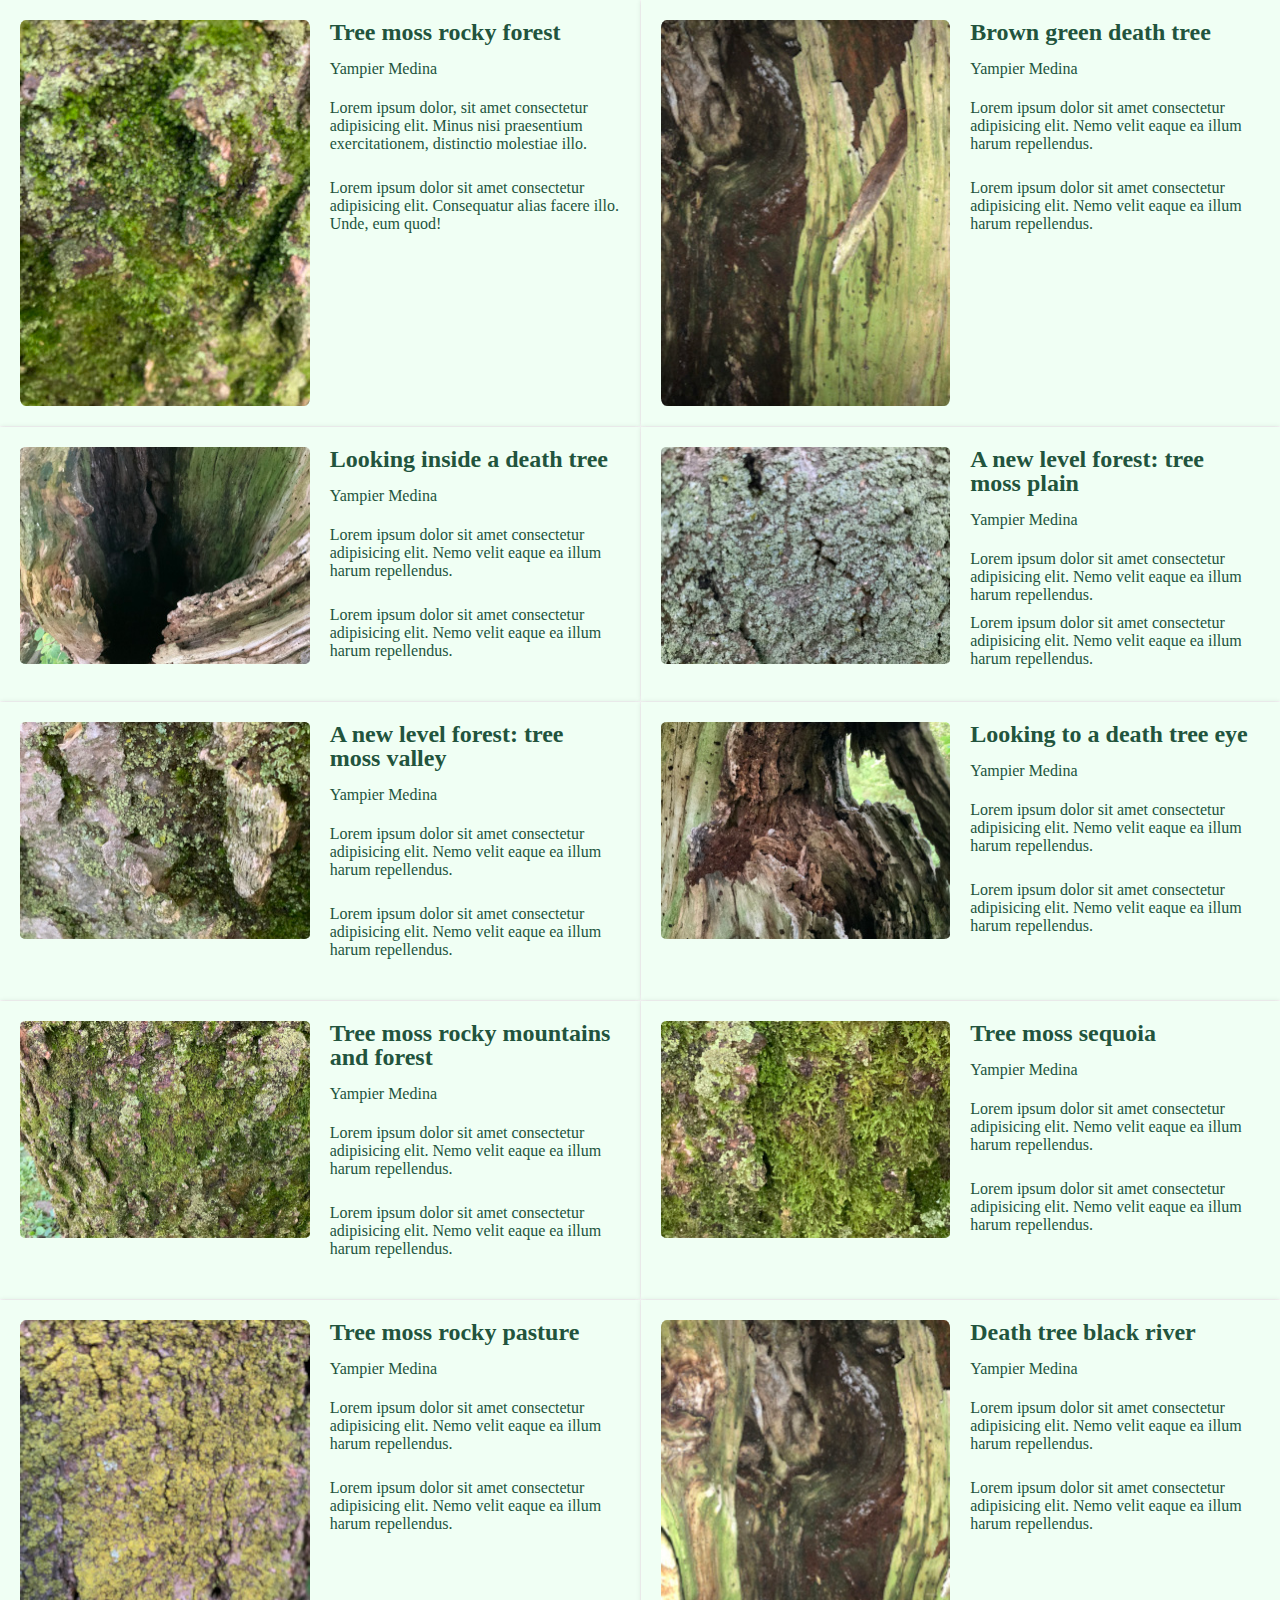
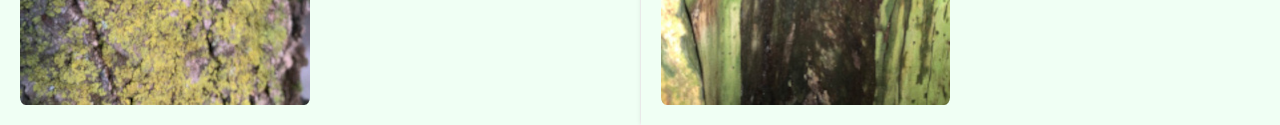
<file: index.html>
<!DOCTYPE html>
<html lang="en">
  <head>
    <meta charset="UTF-8" />
    <meta name="viewport" content="width=device-width, initial-scale=1.0" />
    <meta
      name="description"
      content="An image album showcasing the use of CSS Grid"
    />
    <title>Nature at your feet</title>
    <link rel="stylesheet" href="album.css" />
  </head>
  <body>
    <div class="albums">
      <div class="album">
        <img
          src="img/C6786A0C-1112-4B9A-8C1D-0B61BEE30A64_290.jpeg"
          alt="Tree moss rocky forest"
          class="album__artwork"
        />
        <div class="album__details">
          <h2>Tree moss rocky forest</h2>
          <p class="album__artist">Yampier Medina</p>
          <p class="album__desc">
            Lorem ipsum dolor, sit amet consectetur adipisicing elit. Minus nisi
            praesentium exercitationem, distinctio molestiae illo.
          </p>
          <p class="album__desc">
            Lorem ipsum dolor sit amet consectetur adipisicing elit. Consequatur
            alias facere illo. Unde, eum quod!
          </p>
        </div>
      </div>
      <div class="album">
        <img
          src="img/0807EAD9-FCDD-4847-A228-EC4176952347_290.jpeg"
          alt="brown green death tree"
          class="album__artwork"
        />
        <div class="album__details">
          <h2>Brown green death tree</h2>
          <p class="album__artist">Yampier Medina</p>
          <p class="album__desc">
            Lorem ipsum dolor sit amet consectetur adipisicing elit. Nemo velit
            eaque ea illum harum repellendus.
          </p>
          <p class="album__desc">
            Lorem ipsum dolor sit amet consectetur adipisicing elit. Nemo velit
            eaque ea illum harum repellendus.
          </p>
        </div>
      </div>
      <div class="album">
        <img
          src="img/1B5989C8-B98D-49FA-BCDE-0AD667BC92EF_290.jpeg"
          alt="looking inside a death tree"
          class="album__artwork"
        />
        <div class="album__details">
          <h2>Looking inside a death tree</h2>
          <p class="album__artist">Yampier Medina</p>
          <p class="album__desc">
            Lorem ipsum dolor sit amet consectetur adipisicing elit. Nemo velit
            eaque ea illum harum repellendus.
          </p>
          <p class="album__desc">
            Lorem ipsum dolor sit amet consectetur adipisicing elit. Nemo velit
            eaque ea illum harum repellendus.
          </p>
        </div>
      </div>
      <div class="album">
        <img
          src="img/21B2A6C9-8150-4ACE-88CE-1FDEF8BF5F80_290.jpeg"
          alt="tree moss marvel"
          class="album__artwork"
        />
        <div class="album__details">
          <h2>A new level forest: tree moss plain</h2>
          <p class="album__artist">Yampier Medina</p>
          <div class="album__desc">
            Lorem ipsum dolor sit amet consectetur adipisicing elit. Nemo velit
            eaque ea illum harum repellendus.
          </div>
          <div class="album__desc">
            Lorem ipsum dolor sit amet consectetur adipisicing elit. Nemo velit
            eaque ea illum harum repellendus.
          </div>
        </div>
      </div>
      <div class="album">
        <img
          src="img/2774282D-5658-46A7-82D8-56093C378A4B_290.jpeg"
          alt="A new level forest: tree moss valley"
          class="album__artwork"
        />
        <div class="album__details">
          <h2>A new level forest: tree moss valley</h2>
          <p class="album__artist">Yampier Medina</p>
          <p class="album__desc">
            Lorem ipsum dolor sit amet consectetur adipisicing elit. Nemo velit
            eaque ea illum harum repellendus.
          </p>
          <p class="album__desc">
            Lorem ipsum dolor sit amet consectetur adipisicing elit. Nemo velit
            eaque ea illum harum repellendus.
          </p>
        </div>
      </div>
      <div class="album">
        <img
          src="img/4184251F-C14C-472F-AAC5-F39C877C1702_290.jpeg"
          alt="looking to a death tree eye"
          class="album__artwork"
        />
        <div class="album__details">
          <h2>Looking to a death tree eye</h2>
          <p class="album__artist">Yampier Medina</p>
          <p class="album__desc">
            Lorem ipsum dolor sit amet consectetur adipisicing elit. Nemo velit
            eaque ea illum harum repellendus.
          </p>
          <p class="album__desc">
            Lorem ipsum dolor sit amet consectetur adipisicing elit. Nemo velit
            eaque ea illum harum repellendus.
          </p>
        </div>
      </div>
      <div class="album">
        <img
          src="img/5050BF3C-6361-49A7-80C5-A227D5B285ED_290.jpeg"
          alt="tree moss rocky mountains and forest"
          class="album__artwork"
        />
        <div class="album__details">
          <h2>Tree moss rocky mountains and forest</h2>
          <p class="album__artist">Yampier Medina</p>
          <p class="album__desc">
            Lorem ipsum dolor sit amet consectetur adipisicing elit. Nemo velit
            eaque ea illum harum repellendus.
          </p>
          <p class="album__desc">
            Lorem ipsum dolor sit amet consectetur adipisicing elit. Nemo velit
            eaque ea illum harum repellendus.
          </p>
        </div>
      </div>
      <div class="album">
        <img
          src="img/59E2ECE3-CAB8-4967-A1EC-2DCDCD7A855D_290.jpeg"
          alt="Tree moss sequoia"
          class="album__artwork"
        />
        <div class="album__details">
          <h2>Tree moss sequoia</h2>
          <p class="album__artist">Yampier Medina</p>
          <p class="album__desc">
            Lorem ipsum dolor sit amet consectetur adipisicing elit. Nemo velit
            eaque ea illum harum repellendus.
          </p>
          <p class="album__desc">
            Lorem ipsum dolor sit amet consectetur adipisicing elit. Nemo velit
            eaque ea illum harum repellendus.
          </p>
        </div>
      </div>
      <div class="album">
        <img
          src="img/B3924ACA-617D-451E-BC48-BF3FBA1A900C_290.jpeg"
          alt="Tree moss rocky pasture"
          class="album__artwork"
        />
        <div class="album__details">
          <h2>Tree moss rocky pasture</h2>
          <p class="album__artist">Yampier Medina</p>
          <p class="album__desc">
            Lorem ipsum dolor sit amet consectetur adipisicing elit. Nemo velit
            eaque ea illum harum repellendus.
          </p>
          <p class="album__desc">
            Lorem ipsum dolor sit amet consectetur adipisicing elit. Nemo velit
            eaque ea illum harum repellendus.
          </p>
        </div>
      </div>
      <div class="album">
        <img
          src="img/BC76F437-3057-495D-8F4B-FE4B2B563A00_290.jpeg"
          alt="Death tree black river"
          class="album__artwork"
        />
        <div class="album__details">
          <h2>Death tree black river</h2>
          <p class="album__artist">Yampier Medina</p>
          <p class="album__desc">
            Lorem ipsum dolor sit amet consectetur adipisicing elit. Nemo velit
            eaque ea illum harum repellendus.
          </p>
          <p class="album__desc">
            Lorem ipsum dolor sit amet consectetur adipisicing elit. Nemo velit
            eaque ea illum harum repellendus.
          </p>
        </div>
      </div>
    </div>
  </body>
</html>
</file>
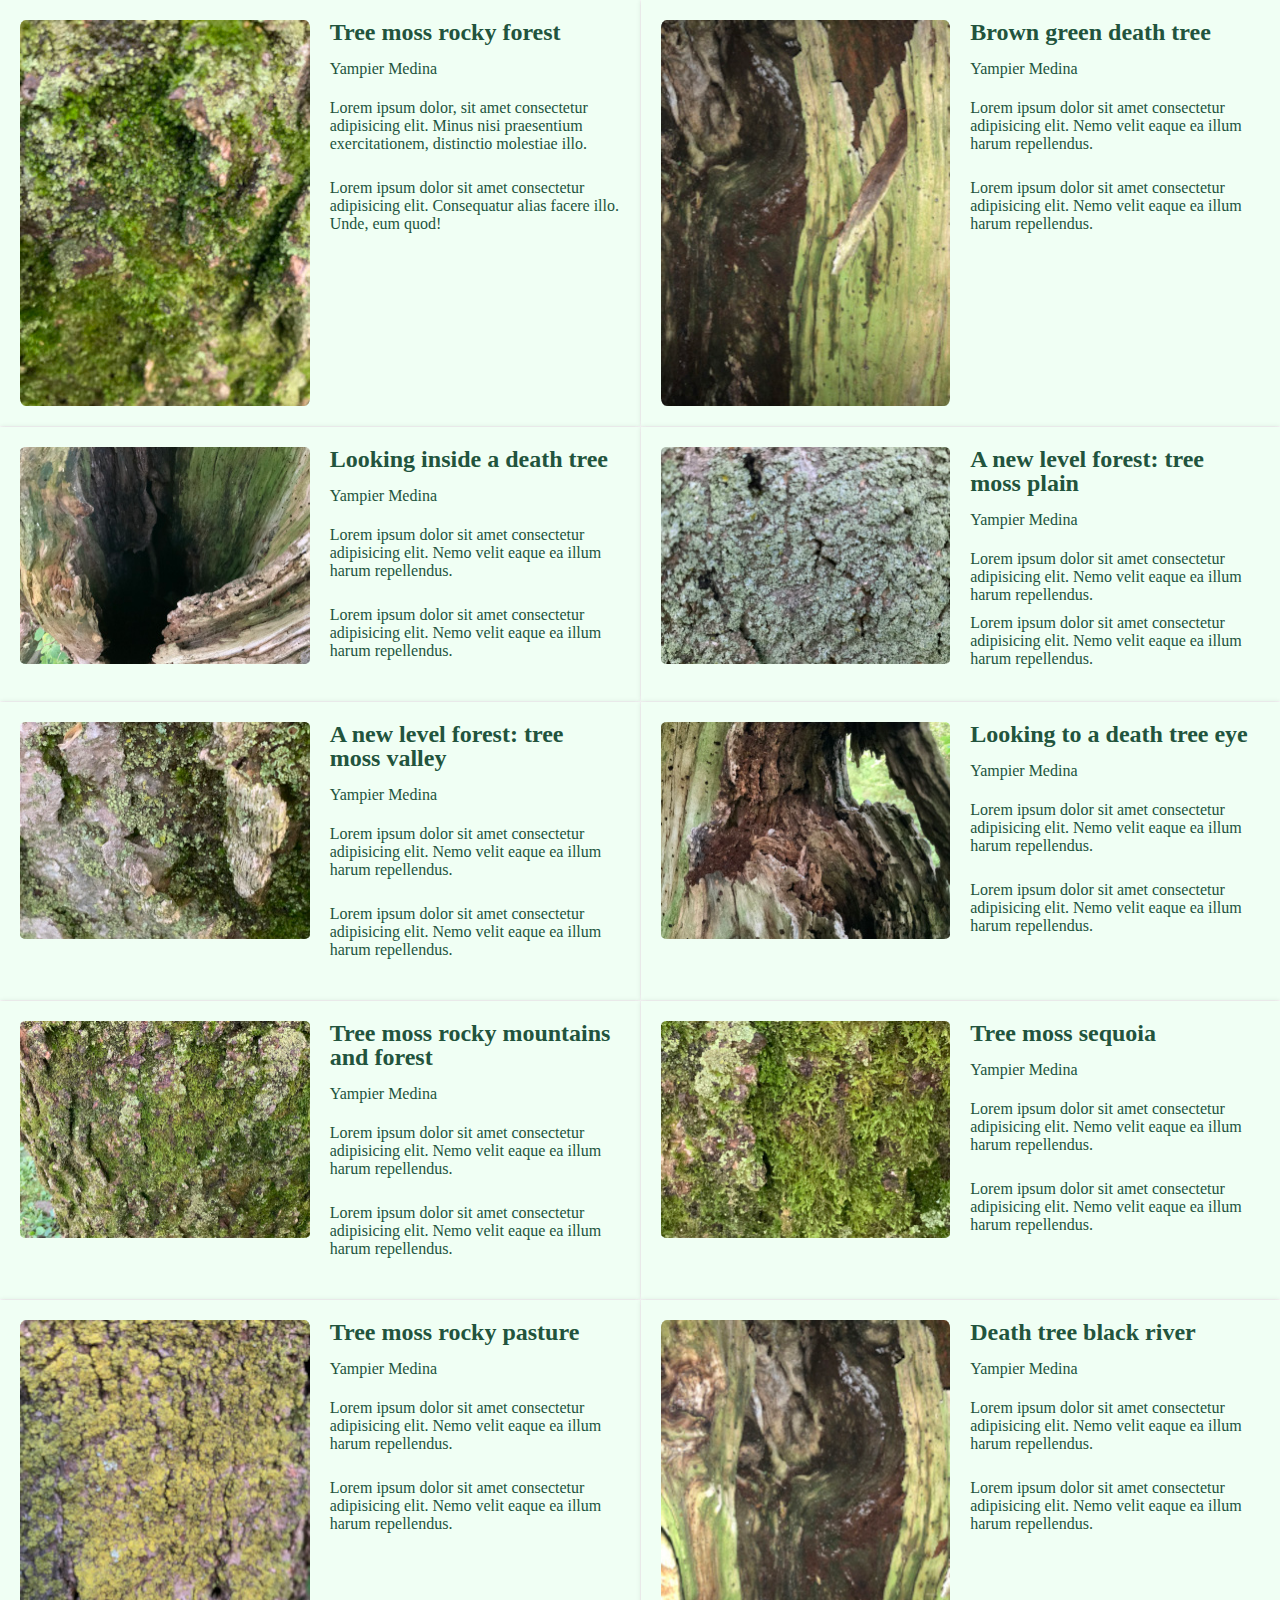
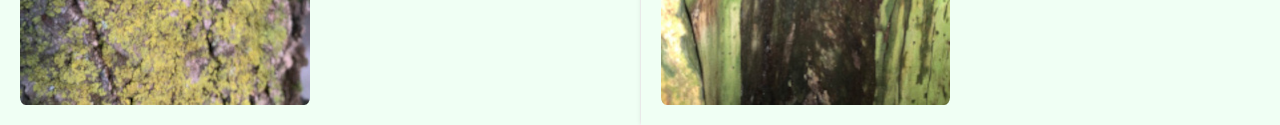
<file: album.html>
<!DOCTYPE html>
<html lang="en">
  <head>
    <meta charset="UTF-8" />
    <meta name="viewport" content="width=device-width, initial-scale=1.0" />
    <meta
      name="description"
      content="An image galery showcasing the use of CSS Grid"
    />
    <title>Natute at your feet</title>
    <link rel="stylesheet" href="album.css" />
  </head>
  <body>
    <div class="albums">
      <div class="album">
        <img
          src="img/C6786A0C-1112-4B9A-8C1D-0B61BEE30A64_290.jpeg"
          alt="Tree moss rocky forest"
          class="album__artwork"
        />
        <div class="album__details">
          <h2>Tree moss rocky forest</h2>
          <p class="album__artist">Yampier Medina</p>
          <p class="album__desc">
            Lorem ipsum dolor, sit amet consectetur adipisicing elit. Minus nisi
            praesentium exercitationem, distinctio molestiae illo.
          </p>
          <p class="album__desc">
            Lorem ipsum dolor sit amet consectetur adipisicing elit. Consequatur
            alias facere illo. Unde, eum quod!
          </p>
        </div>
      </div>
      <div class="album">
        <img
          src="img/0807EAD9-FCDD-4847-A228-EC4176952347_290.jpeg"
          alt="brown green death tree"
          class="album__artwork"
        />
        <div class="album__details">
          <h2>Brown green death tree</h2>
          <p class="album__artist">Yampier Medina</p>
          <p class="album__desc">
            Lorem ipsum dolor sit amet consectetur adipisicing elit. Nemo velit
            eaque ea illum harum repellendus.
          </p>
          <p class="album__desc">
            Lorem ipsum dolor sit amet consectetur adipisicing elit. Nemo velit
            eaque ea illum harum repellendus.
          </p>
        </div>
      </div>
      <div class="album">
        <img
          src="img/1B5989C8-B98D-49FA-BCDE-0AD667BC92EF_290.jpeg"
          alt="looking inside a death tree"
          class="album__artwork"
        />
        <div class="album__details">
          <h2>Looking inside a death tree</h2>
          <p class="album__artist">Yampier Medina</p>
          <p class="album__desc">
            Lorem ipsum dolor sit amet consectetur adipisicing elit. Nemo velit
            eaque ea illum harum repellendus.
          </p>
          <p class="album__desc">
            Lorem ipsum dolor sit amet consectetur adipisicing elit. Nemo velit
            eaque ea illum harum repellendus.
          </p>
        </div>
      </div>
      <div class="album">
        <img
          src="img/21B2A6C9-8150-4ACE-88CE-1FDEF8BF5F80_290.jpeg"
          alt="tree moss marvel"
          class="album__artwork"
        />
        <div class="album__details">
          <h2>A new level forest: tree moss plain</h2>
          <p class="album__artist">Yampier Medina</p>
          <div class="album__desc">
            Lorem ipsum dolor sit amet consectetur adipisicing elit. Nemo velit
            eaque ea illum harum repellendus.
          </div>
          <div class="album__desc">
            Lorem ipsum dolor sit amet consectetur adipisicing elit. Nemo velit
            eaque ea illum harum repellendus.
          </div>
        </div>
      </div>
      <div class="album">
        <img
          src="img/2774282D-5658-46A7-82D8-56093C378A4B_290.jpeg"
          alt="A new level forest: tree moss valley"
          class="album__artwork"
        />
        <div class="album__details">
          <h2>A new level forest: tree moss valley</h2>
          <p class="album__artist">Yampier Medina</p>
          <p class="album__desc">
            Lorem ipsum dolor sit amet consectetur adipisicing elit. Nemo velit
            eaque ea illum harum repellendus.
          </p>
          <p class="album__desc">
            Lorem ipsum dolor sit amet consectetur adipisicing elit. Nemo velit
            eaque ea illum harum repellendus.
          </p>
        </div>
      </div>
      <div class="album">
        <img
          src="img/4184251F-C14C-472F-AAC5-F39C877C1702_290.jpeg"
          alt="looking to a death tree eye"
          class="album__artwork"
        />
        <div class="album__details">
          <h2>Looking to a death tree eye</h2>
          <p class="album__artist">Yampier Medina</p>
          <p class="album__desc">
            Lorem ipsum dolor sit amet consectetur adipisicing elit. Nemo velit
            eaque ea illum harum repellendus.
          </p>
          <p class="album__desc">
            Lorem ipsum dolor sit amet consectetur adipisicing elit. Nemo velit
            eaque ea illum harum repellendus.
          </p>
        </div>
      </div>
      <div class="album">
        <img
          src="img/5050BF3C-6361-49A7-80C5-A227D5B285ED_290.jpeg"
          alt="tree moss rocky mountains and forest"
          class="album__artwork"
        />
        <div class="album__details">
          <h2>Tree moss rocky mountains and forest</h2>
          <p class="album__artist">Yampier Medina</p>
          <p class="album__desc">
            Lorem ipsum dolor sit amet consectetur adipisicing elit. Nemo velit
            eaque ea illum harum repellendus.
          </p>
          <p class="album__desc">
            Lorem ipsum dolor sit amet consectetur adipisicing elit. Nemo velit
            eaque ea illum harum repellendus.
          </p>
        </div>
      </div>
      <div class="album">
        <img
          src="img/59E2ECE3-CAB8-4967-A1EC-2DCDCD7A855D_290.jpeg"
          alt="Tree moss sequoia"
          class="album__artwork"
        />
        <div class="album__details">
          <h2>Tree moss sequoia</h2>
          <p class="album__artist">Yampier Medina</p>
          <p class="album__desc">
            Lorem ipsum dolor sit amet consectetur adipisicing elit. Nemo velit
            eaque ea illum harum repellendus.
          </p>
          <p class="album__desc">
            Lorem ipsum dolor sit amet consectetur adipisicing elit. Nemo velit
            eaque ea illum harum repellendus.
          </p>
        </div>
      </div>
      <div class="album">
        <img
          src="img/B3924ACA-617D-451E-BC48-BF3FBA1A900C_290.jpeg"
          alt="Tree moss rocky pasture"
          class="album__artwork"
        />
        <div class="album__details">
          <h2>Tree moss rocky pasture</h2>
          <p class="album__artist">Yampier Medina</p>
          <p class="album__desc">
            Lorem ipsum dolor sit amet consectetur adipisicing elit. Nemo velit
            eaque ea illum harum repellendus.
          </p>
          <p class="album__desc">
            Lorem ipsum dolor sit amet consectetur adipisicing elit. Nemo velit
            eaque ea illum harum repellendus.
          </p>
        </div>
      </div>
      <div class="album">
        <img
          src="img/BC76F437-3057-495D-8F4B-FE4B2B563A00_290.jpeg"
          alt="Death tree black river"
          class="album__artwork"
        />
        <div class="album__details">
          <h2>Death tree black river</h2>
          <p class="album__artist">Yampier Medina</p>
          <p class="album__desc">
            Lorem ipsum dolor sit amet consectetur adipisicing elit. Nemo velit
            eaque ea illum harum repellendus.
          </p>
          <p class="album__desc">
            Lorem ipsum dolor sit amet consectetur adipisicing elit. Nemo velit
            eaque ea illum harum repellendus.
          </p>
        </div>
      </div>
    </div>
  </body>
</html>
</file>
<file: album.css>
*,
*::before,
*::after {
  box-sizing: border-box;
}

body {
  margin: 0;
  color: #22543d;
}

.albums {
  display: grid;
  grid-template-columns: 1fr;
  gap: 1px;
}

.album {
  background-color: #f0fff4;
  box-shadow: 0 0 5px rgba(0, 0, 0, 0.1);
  padding: 20px;
  display: grid;
  grid-template-columns: 1fr;
  grid-template-rows: 1fr 2fr;

  justify-content: space-between;
  gap: 10px;
}

.album__artwork {
  grid-column: 1/-1;
  grid-row: 1/2;
  width: 100%;
  /* height: 100%; Disabled to avoid image display problems on Safari */
  object-fit: fill;
  object-position: center;
  border-radius: 2%;
}

.album__desc {
  padding: 5px 0;
}

h2 {
  margin: 0;
  padding-top: 1rem;
  line-height: 1;
  vertical-align: top;
}

@media (min-width: 640px) {
  .albums {
    grid-template-columns: repeat(auto-fit, minmax(600px, 1fr));
  }
  .album {
    grid-template-columns: 1fr 1fr;
    grid-template-rows: 1fr;
    justify-content: space-between;
    gap: 20px;
  }

  .album__artwork {
    grid-column: 1/2;
    grid-row: 1/-1;
  }

  h2,
  p {
    padding: 0;
  }
}
</file>
